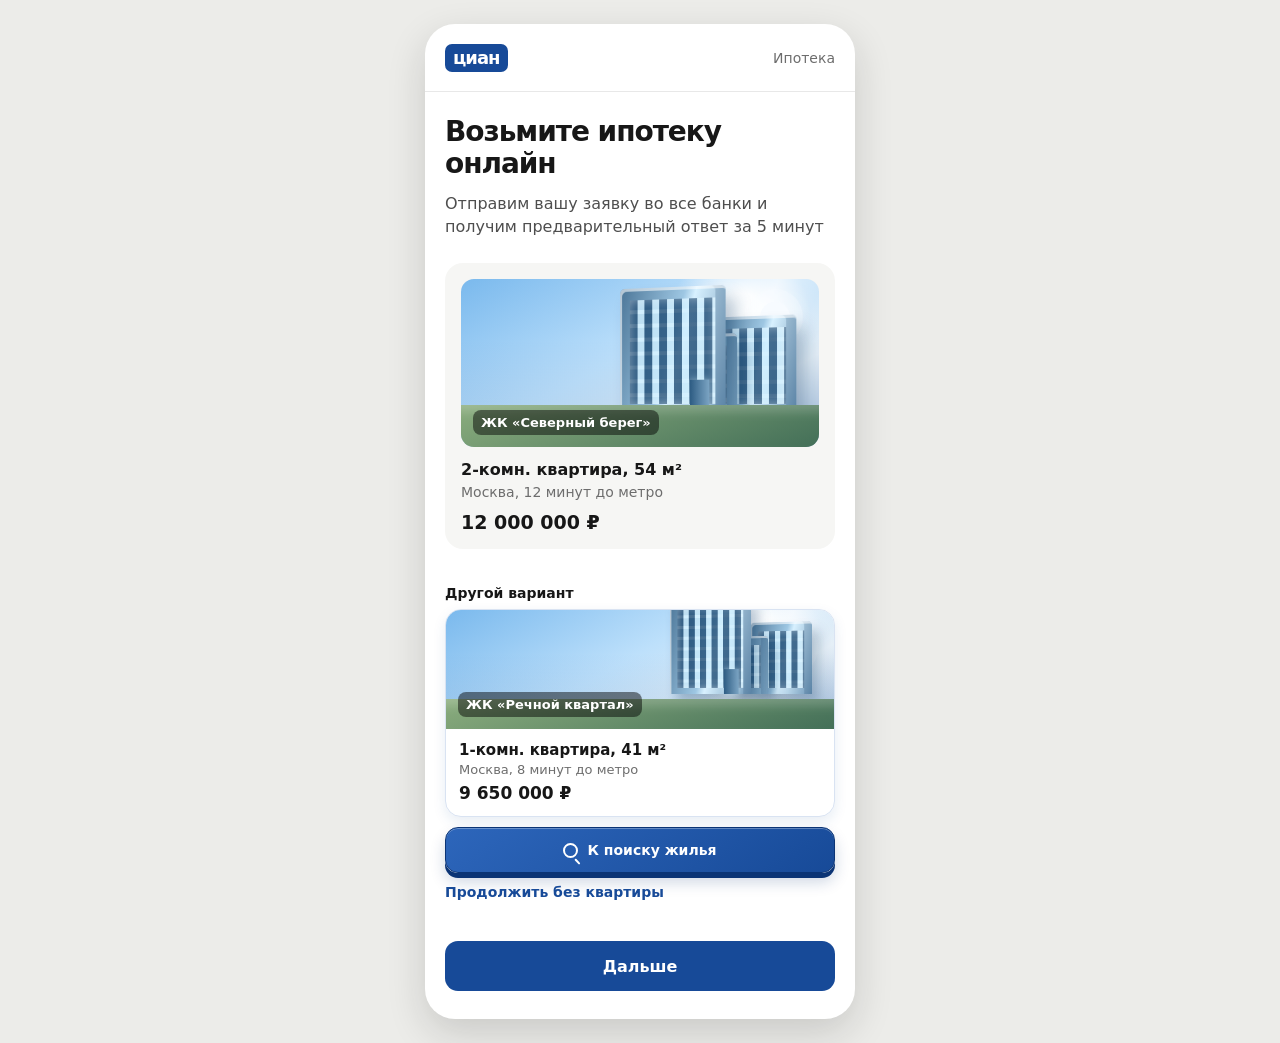
<file: index.html>
<!doctype html>
<html lang="ru">
  <head>
    <meta charset="UTF-8" />
    <meta name="viewport" content="width=device-width, initial-scale=1.0" />
    <meta name="theme-color" content="#fff200" />
    <title>Ипотека — Циан</title>
    <link rel="stylesheet" href="styles.css" />
  </head>
  <body>
    <main class="app-shell">
      <section class="phone" aria-label="Демонстрационный мобильный сценарий ипотеки">
        <header class="topbar" id="topbar">
          <button class="icon-button" id="backButton" aria-label="Назад" hidden>←</button>
          <a class="logo" href="#start" aria-label="Циан, на главный экран">циан</a>
          <span class="topbar-caption" id="topbarCaption">Ипотека</span>
        </header>
        <div id="app" class="screen" aria-live="polite"></div>
      </section>
    </main>
    <script src="app.js"></script>
  </body>
</html>
</file>
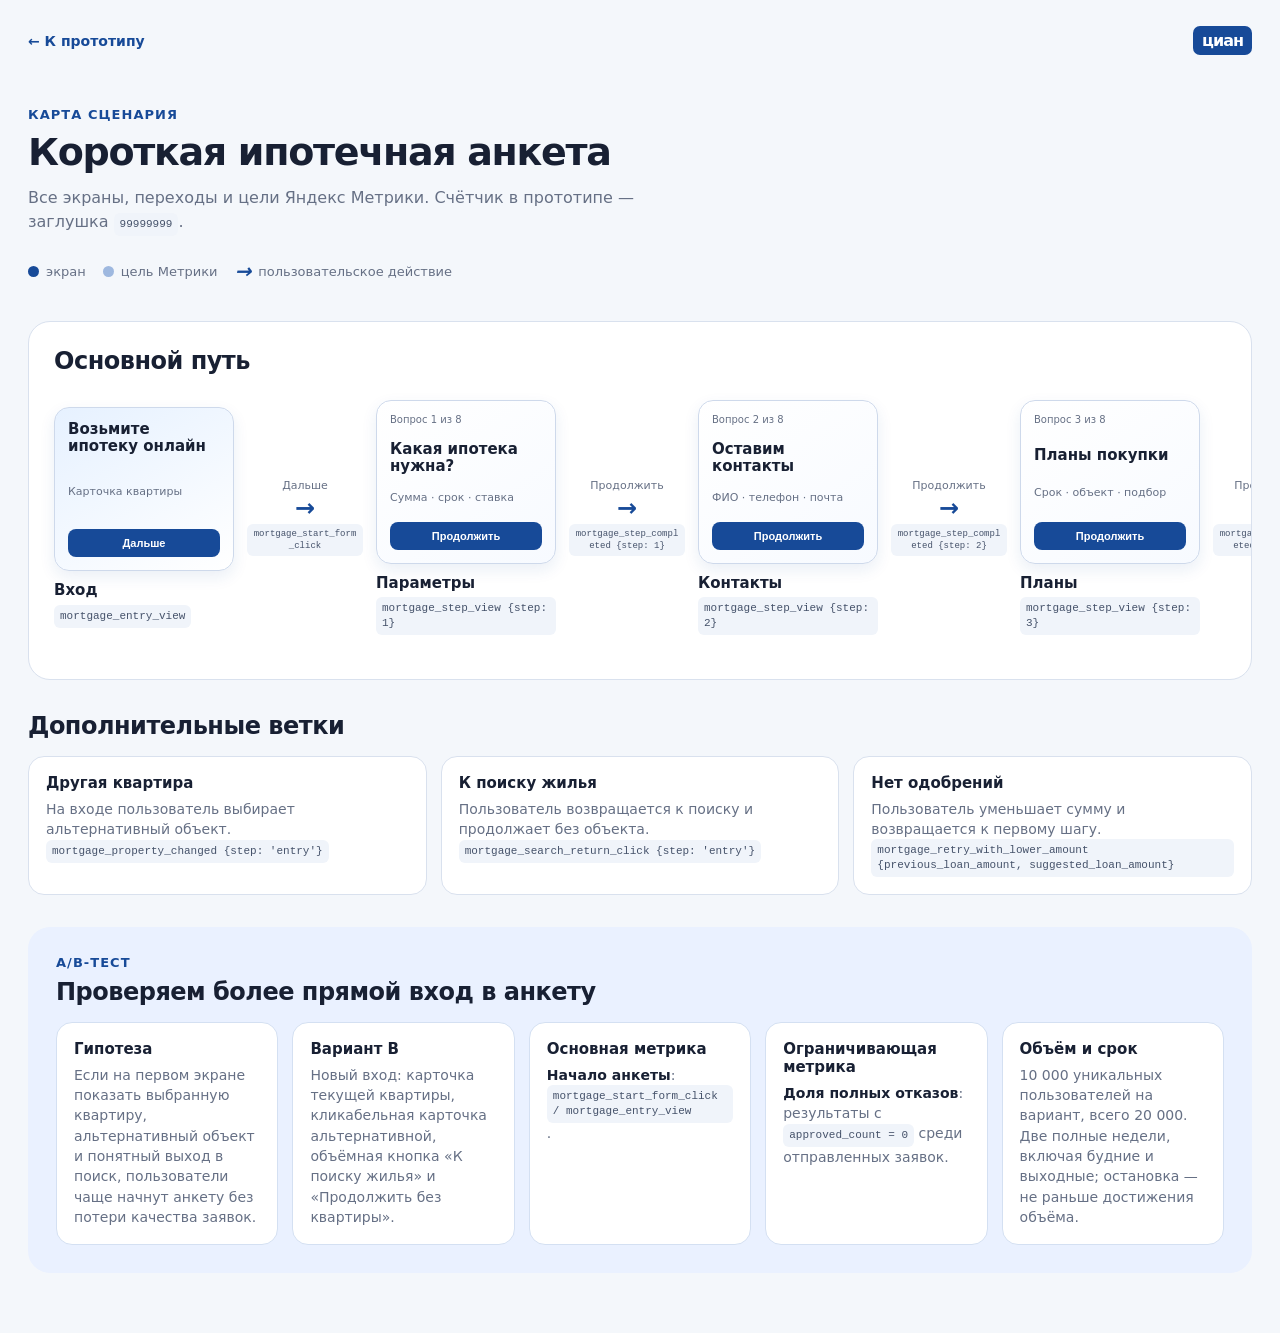
<file: map.html>
<!doctype html>
<html lang="ru">
  <head>
    <meta charset="UTF-8" />
    <meta name="viewport" content="width=device-width, initial-scale=1.0" />
    <title>Карта сценария ипотеки</title>
    <link rel="stylesheet" href="map.css" />
  </head>
  <body>
    <main class="map-page">
      <header class="map-header">
        <a class="back-link" href="/">← К прототипу</a>
        <span class="map-logo">циан</span>
      </header>

      <section class="intro">
        <p class="kicker">Карта сценария</p>
        <h1>Короткая ипотечная анкета</h1>
        <p>Все экраны, переходы и цели Яндекс Метрики. Счётчик в прототипе — заглушка <code>99999999</code>.</p>
      </section>

      <section class="legend" aria-label="Легенда">
        <span><i class="screen-dot"></i> экран</span>
        <span><i class="event-dot"></i> цель Метрики</span>
        <span><i class="arrow-dot">→</i> пользовательское действие</span>
      </section>

      <section class="map-section" aria-labelledby="flow-title">
        <h2 id="flow-title">Основной путь</h2>
        <div class="flow" role="list" aria-label="Путь пользователя по анкете">
          <article class="flow-card" role="listitem"><div class="mini-screen intro-screen"><b>Возьмите<br>ипотеку онлайн</b><span>Карточка квартиры</span><button>Дальше</button></div><h3>Вход</h3><code>mortgage_entry_view</code></article>
          <div class="arrow"><span>Дальше</span><b>→</b><code>mortgage_start_form_click</code></div>
          <article class="flow-card" role="listitem"><div class="mini-screen"><em>Вопрос 1 из 8</em><b>Какая ипотека нужна?</b><span>Сумма · срок · ставка</span><button>Продолжить</button></div><h3>Параметры</h3><code>mortgage_step_view {step: 1}</code></article>
          <div class="arrow"><span>Продолжить</span><b>→</b><code>mortgage_step_completed {step: 1}</code></div>
          <article class="flow-card" role="listitem"><div class="mini-screen"><em>Вопрос 2 из 8</em><b>Оставим контакты</b><span>ФИО · телефон · почта</span><button>Продолжить</button></div><h3>Контакты</h3><code>mortgage_step_view {step: 2}</code></article>
          <div class="arrow"><span>Продолжить</span><b>→</b><code>mortgage_step_completed {step: 2}</code></div>
          <article class="flow-card" role="listitem"><div class="mini-screen"><em>Вопрос 3 из 8</em><b>Планы покупки</b><span>Срок · объект · подбор</span><button>Продолжить</button></div><h3>Планы</h3><code>mortgage_step_view {step: 3}</code></article>
          <div class="arrow"><span>Продолжить</span><b>→</b><code>mortgage_step_completed {step: 3}</code></div>
          <article class="flow-card" role="listitem"><div class="mini-screen"><em>Вопрос 4 из 8</em><b>Занятость</b><span>Официально · самозанятый</span><button>Продолжить</button></div><h3>Занятость</h3><code>mortgage_step_view {step: 4}</code></article>
          <div class="arrow"><span>Продолжить</span><b>→</b><code>mortgage_step_completed {step: 4}</code></div>
          <article class="flow-card" role="listitem"><div class="mini-screen"><em>Вопрос 5 из 8</em><b>Доход</b><span>Доход в месяц</span><button>Продолжить</button></div><h3>Доход</h3><code>mortgage_step_view {step: 5}</code></article>
          <div class="arrow"><span>Продолжить</span><b>→</b><code>mortgage_step_completed {step: 5}</code></div>
          <article class="flow-card" role="listitem"><div class="mini-screen"><em>Вопрос 6 из 8</em><b>Кредиты</b><span>Платёж · льготная ипотека</span><button>Продолжить</button></div><h3>Обязательства</h3><code>mortgage_step_view {step: 6}</code></article>
          <div class="arrow"><span>Продолжить</span><b>→</b><code>mortgage_step_completed {step: 6}</code></div>
          <article class="flow-card" role="listitem"><div class="mini-screen"><em>Вопрос 7 из 8</em><b>Семья</b><span>Дети · семейная ипотека</span><button>Продолжить</button></div><h3>Семья</h3><code>mortgage_step_view {step: 7}</code></article>
          <div class="arrow"><span>Продолжить</span><b>→</b><code>mortgage_step_completed {step: 7}</code></div>
          <article class="flow-card" role="listitem"><div class="mini-screen"><em>Вопрос 8 из 8</em><b>Последние детали</b><span>Обеспечение · согласия</span><button>Отправить</button></div><h3>Отправка</h3><code>mortgage_submit_click {step: 8}</code></article>
          <div class="arrow"><span>Отправить</span><b>→</b><code>mortgage_bank_request_started</code></div>
          <article class="flow-card flow-card--result" role="listitem"><div class="mini-screen result-screen"><em>Предварительный результат</em><b>Сбербанк · ВТБ · Т-Банк</b><span>Одобрение, ставка, платёж</span><button>К эксперту</button></div><h3>Предложения банков</h3><code>mortgage_results_view {approved_count}</code></article>
          <div class="arrow branch-arrow"><span>Запрос эксперта</span><b>→</b><code>mortgage_expert_request</code></div>
          <article class="flow-card flow-card--success" role="listitem"><div class="mini-screen success-screen"><i>✓</i><b>Заявка сохранена</b><span>Выбранное время звонка</span></div><h3>Успех</h3><code>mortgage_expert_success_view</code></article>
        </div>
      </section>

      <section class="branches" aria-labelledby="branches-title">
        <h2 id="branches-title">Дополнительные ветки</h2>
        <div class="branch-grid">
          <article><h3>Другая квартира</h3><p>На входе пользователь выбирает альтернативный объект.</p><code>mortgage_property_changed {step: 'entry'}</code></article>
          <article><h3>К поиску жилья</h3><p>Пользователь возвращается к поиску и продолжает без объекта.</p><code>mortgage_search_return_click {step: 'entry'}</code></article>
          <article><h3>Нет одобрений</h3><p>Пользователь уменьшает сумму и возвращается к первому шагу.</p><code>mortgage_retry_with_lower_amount {previous_loan_amount, suggested_loan_amount}</code></article>
        </div>
      </section>

      <section class="experiment" aria-labelledby="experiment-title">
        <div class="experiment-heading"><p class="kicker">A/B-тест</p><h2 id="experiment-title">Проверяем более прямой вход в анкету</h2></div>
        <div class="experiment-grid">
          <article><h3>Гипотеза</h3><p>Если на первом экране показать выбранную квартиру, альтернативный объект и понятный выход в поиск, пользователи чаще начнут анкету без потери качества заявок.</p></article>
          <article><h3>Вариант B</h3><p>Новый вход: карточка текущей квартиры, кликабельная карточка альтернативной, объёмная кнопка «К поиску жилья» и «Продолжить без квартиры».</p></article>
          <article><h3>Основная метрика</h3><p><strong>Начало анкеты</strong>: <code>mortgage_start_form_click / mortgage_entry_view</code>.</p></article>
          <article><h3>Ограничивающая метрика</h3><p><strong>Доля полных отказов</strong>: результаты с <code>approved_count = 0</code> среди отправленных заявок.</p></article>
          <article><h3>Объём и срок</h3><p>10&nbsp;000 уникальных пользователей на вариант, всего 20&nbsp;000. Две полные недели, включая будние и выходные; остановка — не раньше достижения объёма.</p></article>
        </div>
      </section>
    </main>
  </body>
</html>
</file>
<file: styles.css>
:root {
  color-scheme: light;
  --yellow: #174a98;
  --yellow-deep: #0b3475;
  --brand-soft: #eaf1ff;
  --ink: #171717;
  --muted: #6d6d6d;
  --line: #e8e8e8;
  --surface: #ffffff;
  --soft: #f6f6f4;
  --green: #16834a;
  --green-soft: #e7f7ec;
  --red: #c7362f;
  --red-soft: #fff0ef;
  --blue-soft: #f1f7ff;
  font-family: Inter, ui-sans-serif, system-ui, -apple-system, BlinkMacSystemFont, "Segoe UI", sans-serif;
}

* { box-sizing: border-box; }

body {
  margin: 0;
  min-width: 320px;
  color: var(--ink);
  background: #ecece9;
}

button, input, select { font: inherit; }
button { cursor: pointer; }

.app-shell { padding: 24px 14px; }

.phone {
  width: min(100%, 430px);
  min-height: 850px;
  margin: 0 auto;
  overflow: hidden;
  background: var(--surface);
  border-radius: 30px;
  box-shadow: 0 14px 38px rgba(27, 27, 27, .16);
}

.topbar {
  display: flex;
  align-items: center;
  min-height: 68px;
  padding: 0 20px;
  gap: 12px;
  border-bottom: 1px solid var(--line);
}

.logo {
  display: inline-flex;
  align-items: center;
  height: 28px;
  padding: 0 8px;
  border-radius: 7px;
  background: var(--yellow);
  color: white;
  font-size: 18px;
  font-weight: 800;
  letter-spacing: -1px;
  text-decoration: none;
}

.topbar-caption { margin-left: auto; color: var(--muted); font-size: 14px; }
.icon-button { width: 34px; height: 34px; padding: 0; border: 0; border-radius: 50%; background: var(--soft); font-size: 23px; line-height: 1; }
.screen { min-height: 782px; }

.content { padding: 24px 20px 28px; }
.content--bottom { display: flex; min-height: 782px; flex-direction: column; }
.eyebrow { margin: 0 0 9px; color: var(--muted); font-size: 13px; }
h1 { margin: 0; font-size: 28px; line-height: 1.14; letter-spacing: -1.05px; }
h2 { margin: 0; font-size: 21px; line-height: 1.22; letter-spacing: -.45px; }
.lead { margin: 12px 0 0; color: #4e4e4e; font-size: 16px; line-height: 1.45; }
.hint { margin: 8px 0 0; color: var(--muted); font-size: 13px; line-height: 1.4; }

.hero-card { margin: 25px 0 18px; padding: 16px; border-radius: 18px; background: var(--soft); }
.property-photo { position: relative; display: flex; align-items: flex-end; min-height: 168px; padding: 12px; overflow: hidden; border-radius: 13px; background: radial-gradient(circle at 78% 23%, rgba(255,255,255,.92) 0 8%, transparent 23%), linear-gradient(150deg, #7ab9ed 0%, #bde0fb 45%, #e5eff7 75%, #a7c2df 100%); color: white; font-size: 13px; font-weight: 700; }
.property-photo::before { position: absolute; top: -37px; right: 42px; width: 82px; height: 245px; transform: rotate(27deg); background: linear-gradient(90deg, transparent, rgba(255,255,255,.58), transparent); content: ""; }
.property-photo::after { position: absolute; inset: 0; background: linear-gradient(180deg, transparent 36%, rgba(11,52,117,.1) 100%); content: ""; pointer-events: none; }
.property-label { position: relative; z-index: 2; display: inline-block; padding: 5px 8px; border-radius: 8px; background: rgba(0,0,0,.48); }
.residential-sun { position: absolute; top: 23px; right: 29px; width: 30px; height: 30px; border-radius: 50%; background: #f7fbff; box-shadow: 0 0 0 13px rgba(247,251,255,.28), 0 0 32px rgba(255,255,255,.9); }
.residential-ground { position: absolute; z-index: 1; right: -10px; bottom: 0; left: -10px; height: 42px; background: linear-gradient(160deg, #8cae7e, #426e57); box-shadow: inset 0 7px 10px rgba(255,255,255,.18); }
.residential-building { position: absolute; z-index: 1; bottom: 35px; transform-origin: bottom; border-radius: 5px 5px 0 0; background: linear-gradient(105deg, #4b7597 0%, #9ec7e3 48%, #d8f1ff 56%, #6b94b5 100%); box-shadow: 9px 12px 15px rgba(13,57,97,.28), inset 2px 3px rgba(255,255,255,.58), inset -10px 0 rgba(25,67,105,.2); }
.residential-building--back { right: 23px; width: 82px; height: 96px; transform: perspective(320px) rotateY(-7deg); }
.residential-building--side { right: 82px; width: 52px; height: 78px; transform: perspective(320px) rotateY(-9deg); background: linear-gradient(105deg, #426c90, #8cb5d1); }
.residential-building--front { right: 94px; width: 106px; height: 125px; transform: perspective(320px) rotateY(-6deg); }
.residential-building::before { position: absolute; inset: 12px 10px 8px; background: repeating-linear-gradient(90deg, rgba(30,76,117,.8) 0 8px, rgba(205,238,255,.82) 8px 15px), repeating-linear-gradient(180deg, transparent 0 10px, rgba(240,251,255,.92) 10px 14px); box-shadow: inset 0 0 12px rgba(255,255,255,.44); content: ""; }
.residential-building--front::after { position: absolute; right: 16px; bottom: 0; width: 19px; height: 32px; background: linear-gradient(90deg, #2d5c83, #7ba4c3); box-shadow: 0 0 9px rgba(211,243,255,.55); content: ""; }
.property-title { margin: 13px 0 3px; font-weight: 700; }
.property-meta { color: var(--muted); font-size: 14px; }
.property-price { margin-top: 10px; font-size: 19px; font-weight: 750; }

.context-grid { display: grid; gap: 9px; margin: 15px 0 20px; }
.object-actions { display: grid; gap: 4px; margin: -3px 0 10px; }
.text-button { width: max-content; padding: 7px 0; border: 0; background: transparent; color: var(--yellow); font-size: 14px; font-weight: 650; text-align: left; }
.text-button:hover { color: var(--yellow-deep); text-decoration: underline; }
.alternative-property { margin: 18px 0 13px; }
.alternative-property .field-label { margin-bottom: 8px; }
.property-choice-card { display: block; width: 100%; padding: 0; overflow: hidden; border: 1px solid #d9e3f2; border-radius: 16px; background: white; color: var(--ink); text-align: left; box-shadow: 0 5px 13px rgba(21,74,152,.1); transition: transform .16s ease, box-shadow .16s ease; }
.property-choice-card:hover { transform: translateY(-2px); box-shadow: 0 9px 17px rgba(21,74,152,.17); }
.property-choice-card:focus-visible { outline: 3px solid rgba(23,74,152,.32); outline-offset: 2px; }
.property-photo--compact { display: flex; min-height: 119px; border-radius: 0; }
.property-photo--compact .residential-building--front { right: 71px; transform: perspective(320px) rotateY(-6deg) scale(.77); transform-origin: bottom; }
.property-photo--compact .residential-building--back { right: 12px; transform: perspective(320px) rotateY(-7deg) scale(.75); transform-origin: bottom; }
.property-photo--compact .residential-building--side { right: 59px; transform: perspective(320px) rotateY(-9deg) scale(.74); transform-origin: bottom; }
.property-photo--compact .residential-ground { height: 30px; }
.property-choice-info { display: grid; gap: 3px; padding: 12px 13px 13px; }
.property-choice-info strong { font-size: 15px; }
.property-choice-info span { color: var(--muted); font-size: 13px; }
.property-choice-info b { margin-top: 3px; font-size: 17px; }
.search-button { display: inline-flex; align-items: center; justify-content: center; gap: 9px; min-height: 46px; padding: 11px 15px; border: 1px solid #0b3475; border-radius: 13px; background: linear-gradient(145deg, #2d66bb, #174a98); box-shadow: 0 5px 0 #0b3475, 0 9px 15px rgba(11,52,117,.2), inset 0 1px rgba(255,255,255,.3); color: white; font-size: 14px; font-weight: 750; }
.search-button:active { transform: translateY(3px); box-shadow: 0 2px 0 #0b3475, 0 5px 9px rgba(11,52,117,.18), inset 0 1px rgba(255,255,255,.3); }
.magnifier { position: relative; display: inline-block; width: 15px; height: 15px; border: 2px solid currentColor; border-radius: 50%; }
.magnifier::after { position: absolute; right: -6px; bottom: -4px; width: 7px; height: 2px; transform: rotate(47deg); transform-origin: left center; border-radius: 2px; background: currentColor; content: ""; }
.no-property { margin: 26px 0 18px; padding: 22px 18px; border-radius: 17px; background: var(--soft); }
.no-property-mark { display: grid; width: 36px; height: 36px; place-items: center; margin-bottom: 11px; border-radius: 11px; background: var(--brand-soft); color: var(--yellow); font-size: 26px; font-weight: 700; }
.no-property h2 { font-size: 19px; }
.no-property p { margin: 8px 0 9px; color: var(--muted); font-size: 14px; line-height: 1.4; }
.context-choice, .choice-card { position: relative; width: 100%; padding: 14px 15px; border: 1px solid var(--line); border-radius: 14px; background: white; text-align: left; }
.context-choice strong, .choice-card strong { display: block; font-size: 15px; }
.context-choice span, .choice-card span { display: block; margin-top: 3px; color: var(--muted); font-size: 13px; line-height: 1.35; }
.context-choice.is-selected, .choice-card.is-selected { border-color: var(--ink); box-shadow: inset 0 0 0 1px var(--ink); }
.context-choice.is-selected::after, .choice-card.is-selected::after { position: absolute; top: 14px; right: 14px; width: 18px; height: 18px; border-radius: 50%; background: var(--yellow); color: white; content: "✓"; font-size: 13px; font-weight: 800; text-align: center; }

.button { display: inline-flex; align-items: center; justify-content: center; min-height: 50px; padding: 12px 18px; border: 0; border-radius: 13px; color: var(--ink); font-weight: 700; text-decoration: none; }
.button--primary { background: var(--yellow); color: white; }
.button--primary:hover { background: var(--yellow-deep); }
.button--secondary { border: 1px solid var(--line); background: white; }
.button--full { width: 100%; }
.button:disabled { cursor: default; opacity: .45; }
.button-row { display: grid; gap: 10px; margin-top: auto; padding-top: 24px; }

.progress-wrap { margin-bottom: 24px; }
.progress-label { display: flex; justify-content: space-between; margin-bottom: 8px; color: var(--muted); font-size: 13px; }
.progress { height: 5px; overflow: hidden; border-radius: 99px; background: #e9e9e7; }
.progress > span { display: block; height: 100%; border-radius: inherit; background: var(--yellow); transition: width .24s ease; }
.step-title { margin-top: 0; }
.step-subtitle { margin: 9px 0 22px; color: var(--muted); font-size: 15px; line-height: 1.4; }

.field { display: block; margin: 0 0 17px; }
.field-label { display: block; margin: 0 0 8px; font-size: 14px; font-weight: 650; }
.field-control { width: 100%; min-height: 51px; padding: 12px 13px; border: 1px solid #d2d2d0; border-radius: 12px; outline: none; background: white; color: var(--ink); font-size: 16px; }
.field-control:focus { border-color: var(--yellow); box-shadow: 0 0 0 3px rgba(23, 74, 152, .18); }
.field-control[readonly] { background: #f4f4f2; color: var(--muted); }
.field-error { display: none; margin-top: 6px; color: var(--red); font-size: 13px; }
.field.has-error .field-control { border-color: var(--red); }
.field.has-error .field-error { display: block; }

.chips { display: flex; flex-wrap: wrap; gap: 8px; margin: 0 0 20px; }
.chip { min-height: 43px; padding: 8px 12px; border: 1px solid #d8d8d5; border-radius: 12px; background: white; font-size: 14px; }
.chip.is-selected { border-color: var(--yellow); background: var(--brand-soft); color: var(--yellow-deep); font-weight: 700; }
.selection-stack { display: grid; gap: 9px; margin-bottom: 18px; }
.choice-card { min-height: 61px; }
.choice-card.is-selected { background: var(--brand-soft); }
.choice-card.is-invalid { border-color: var(--red); }
.form-error { margin: 0 0 16px; padding: 11px 12px; border-radius: 11px; background: var(--red-soft); color: var(--red); font-size: 13px; line-height: 1.35; }
.conditional { display: none; }
.conditional.is-visible { display: block; }
.note { display: flex; gap: 10px; margin: 6px 0 18px; padding: 12px; border-radius: 12px; background: var(--blue-soft); color: #3a4e66; font-size: 13px; line-height: 1.4; }
.note-mark { flex: 0 0 auto; font-size: 17px; }
.checkbox { display: flex; align-items: flex-start; gap: 10px; margin: 13px 0; color: #454545; font-size: 13px; line-height: 1.38; }
.checkbox input { width: 19px; height: 19px; margin: 0; accent-color: #171717; }
.checkbox a { color: var(--ink); }

.loading { display: flex; min-height: 760px; flex-direction: column; align-items: center; justify-content: center; padding: 30px; text-align: center; }
.loader { width: 46px; height: 46px; margin-bottom: 20px; border: 5px solid #ededeb; border-top-color: var(--yellow-deep); border-radius: 50%; animation: spin 1s linear infinite; }
@keyframes spin { to { transform: rotate(360deg); } }

.result-intro { margin: 11px 0 20px; color: var(--muted); font-size: 14px; line-height: 1.4; }
.result-card { margin: 11px 0; padding: 15px; border: 1px solid var(--line); border-radius: 15px; }
.result-card--approved { border-color: #b7e1c4; background: #fcfffc; }
.result-card--declined { border-color: #f1cdca; background: #fffdfd; }
.bank-row { display: flex; align-items: center; gap: 10px; }
.bank-mark { display: grid; width: 36px; height: 36px; place-items: center; border-radius: 10px; background: var(--soft); font-size: 12px; font-weight: 850; }
.bank-name { font-weight: 750; }
.status { margin-left: auto; font-size: 13px; font-weight: 700; }
.status--approved { color: var(--green); }
.status--declined { color: var(--red); }
.offer-grid { display: grid; grid-template-columns: 1fr 1fr; gap: 10px; margin-top: 15px; }
.offer-item { color: var(--muted); font-size: 12px; }
.offer-item strong { display: block; margin-top: 2px; color: var(--ink); font-size: 14px; }
.result-reason { margin: 12px 0 0; color: var(--muted); font-size: 13px; line-height: 1.4; }
.safety-card { margin-top: 20px; padding: 15px; border-radius: 14px; background: var(--soft); }
.safety-card h2 { font-size: 17px; }
.safety-card p { margin: 7px 0 0; color: var(--muted); font-size: 13px; line-height: 1.4; }

.success { display: flex; min-height: 760px; flex-direction: column; justify-content: center; text-align: center; }
.success-mark { display: grid; width: 66px; height: 66px; place-items: center; margin: 0 auto 18px; border-radius: 50%; background: var(--green-soft); color: var(--green); font-size: 31px; font-weight: 800; }
.success p { margin: 13px auto 0; max-width: 300px; color: var(--muted); line-height: 1.45; }

@media (max-width: 480px) {
  .app-shell { padding: 0; }
  .phone { width: 100%; min-height: 100vh; border-radius: 0; box-shadow: none; }
  .screen, .content--bottom { min-height: calc(100vh - 68px); }
}
</file>
<file: map.css>
:root { --blue:#174a98; --deep:#0b3475; --pale:#eaf1ff; --ink:#182033; --muted:#667085; --line:#d9e1ee; --surface:#fff; font-family:Inter,ui-sans-serif,system-ui,-apple-system,"Segoe UI",sans-serif; color:var(--ink); background:#f4f7fb; }
* { box-sizing:border-box; }
body { margin:0; }
.map-page { max-width:1440px; margin:0 auto; padding:26px 28px 60px; }
.map-header { display:flex; align-items:center; justify-content:space-between; }
.back-link { color:var(--blue); font-size:14px; font-weight:650; text-decoration:none; }
.map-logo { padding:5px 9px; border-radius:7px; background:var(--blue); color:#fff; font-weight:800; letter-spacing:-1px; }
.intro { max-width:690px; margin:52px 0 28px; }
.kicker { margin:0 0 8px; color:var(--blue); font-size:13px; font-weight:750; text-transform:uppercase; letter-spacing:.08em; }
h1,h2,h3,p { margin-top:0; }
h1 { margin-bottom:12px; font-size:38px; letter-spacing:-1.3px; }
h2 { margin-bottom:16px; font-size:24px; letter-spacing:-.5px; }
h3 { margin-bottom:7px; font-size:15px; }
.intro p:last-child { margin-bottom:0; color:var(--muted); font-size:16px; line-height:1.5; }
code { display:inline-block; padding:4px 6px; border-radius:6px; background:#f0f4fa; color:#45526a; font-size:11px; line-height:1.35; overflow-wrap:anywhere; }
.legend { display:flex; flex-wrap:wrap; gap:17px; margin-bottom:42px; color:var(--muted); font-size:13px; }
.legend span { display:flex; align-items:center; gap:7px; }
.screen-dot,.event-dot { width:11px; height:11px; border-radius:50%; background:var(--blue); }
.event-dot { background:#9eb8df; }
.arrow-dot { color:var(--blue); font-size:20px; font-weight:800; line-height:.5; }
.map-section { padding:25px; overflow:hidden; border:1px solid var(--line); border-radius:22px; background:var(--surface); }
.flow { display:flex; align-items:center; gap:13px; width:max-content; min-width:100%; padding-bottom:10px; }
.flow-card { width:180px; flex:0 0 180px; }
.flow-card h3 { margin:10px 0 5px; }
.mini-screen { display:flex; min-height:164px; flex-direction:column; justify-content:space-between; padding:13px; overflow:hidden; border:1px solid #ced9eb; border-radius:15px; background:linear-gradient(145deg,#fff,#f7faff); box-shadow:0 6px 16px rgba(23,74,152,.09); }
.mini-screen em { color:var(--muted); font-size:10px; font-style:normal; }
.mini-screen b { font-size:15px; line-height:1.15; }
.mini-screen span { color:var(--muted); font-size:11px; line-height:1.3; }
.mini-screen button { padding:8px; border:0; border-radius:8px; background:var(--blue); color:#fff; font-size:11px; font-weight:750; }
.intro-screen { background:linear-gradient(150deg,#e6f1ff,#fff); }
.result-screen { border-color:#9ec5a9; background:#f8fff9; }
.success-screen { justify-content:center; gap:10px; background:#f5fbf6; text-align:center; }
.success-screen i { display:grid; width:31px; height:31px; place-items:center; margin:auto; border-radius:50%; background:#dff3e3; color:#167847; font-style:normal; font-weight:800; }
.arrow { display:grid; width:116px; flex:0 0 116px; gap:4px; place-items:center; color:var(--muted); text-align:center; }
.arrow span { font-size:11px; }
.arrow b { color:var(--blue); font-size:24px; line-height:1; }
.arrow code { font-size:9px; }
.branches,.experiment { margin-top:32px; }
.branch-grid,.experiment-grid { display:grid; grid-template-columns:repeat(auto-fit,minmax(220px,1fr)); gap:14px; }
.branch-grid article,.experiment-grid article { padding:17px; border:1px solid var(--line); border-radius:16px; background:var(--surface); }
.branch-grid p,.experiment-grid p { margin:0; color:var(--muted); font-size:14px; line-height:1.45; }
.experiment { padding:28px; border-radius:22px; background:#eaf1ff; }
.experiment-heading { max-width:600px; }
.experiment-grid article { border-color:#d4e0f2; }
.experiment-grid strong { color:var(--ink); }
@media (max-width:700px) { .map-page { padding:18px 16px 42px; } .intro { margin:35px 0 24px; } h1 { font-size:31px; } .map-section { margin:0 -3px; padding:18px; overflow:auto; } .flow { padding-bottom:16px; } .arrow { width:86px; flex-basis:86px; } .arrow code { max-width:86px; } .experiment { padding:20px; } }
</file>
